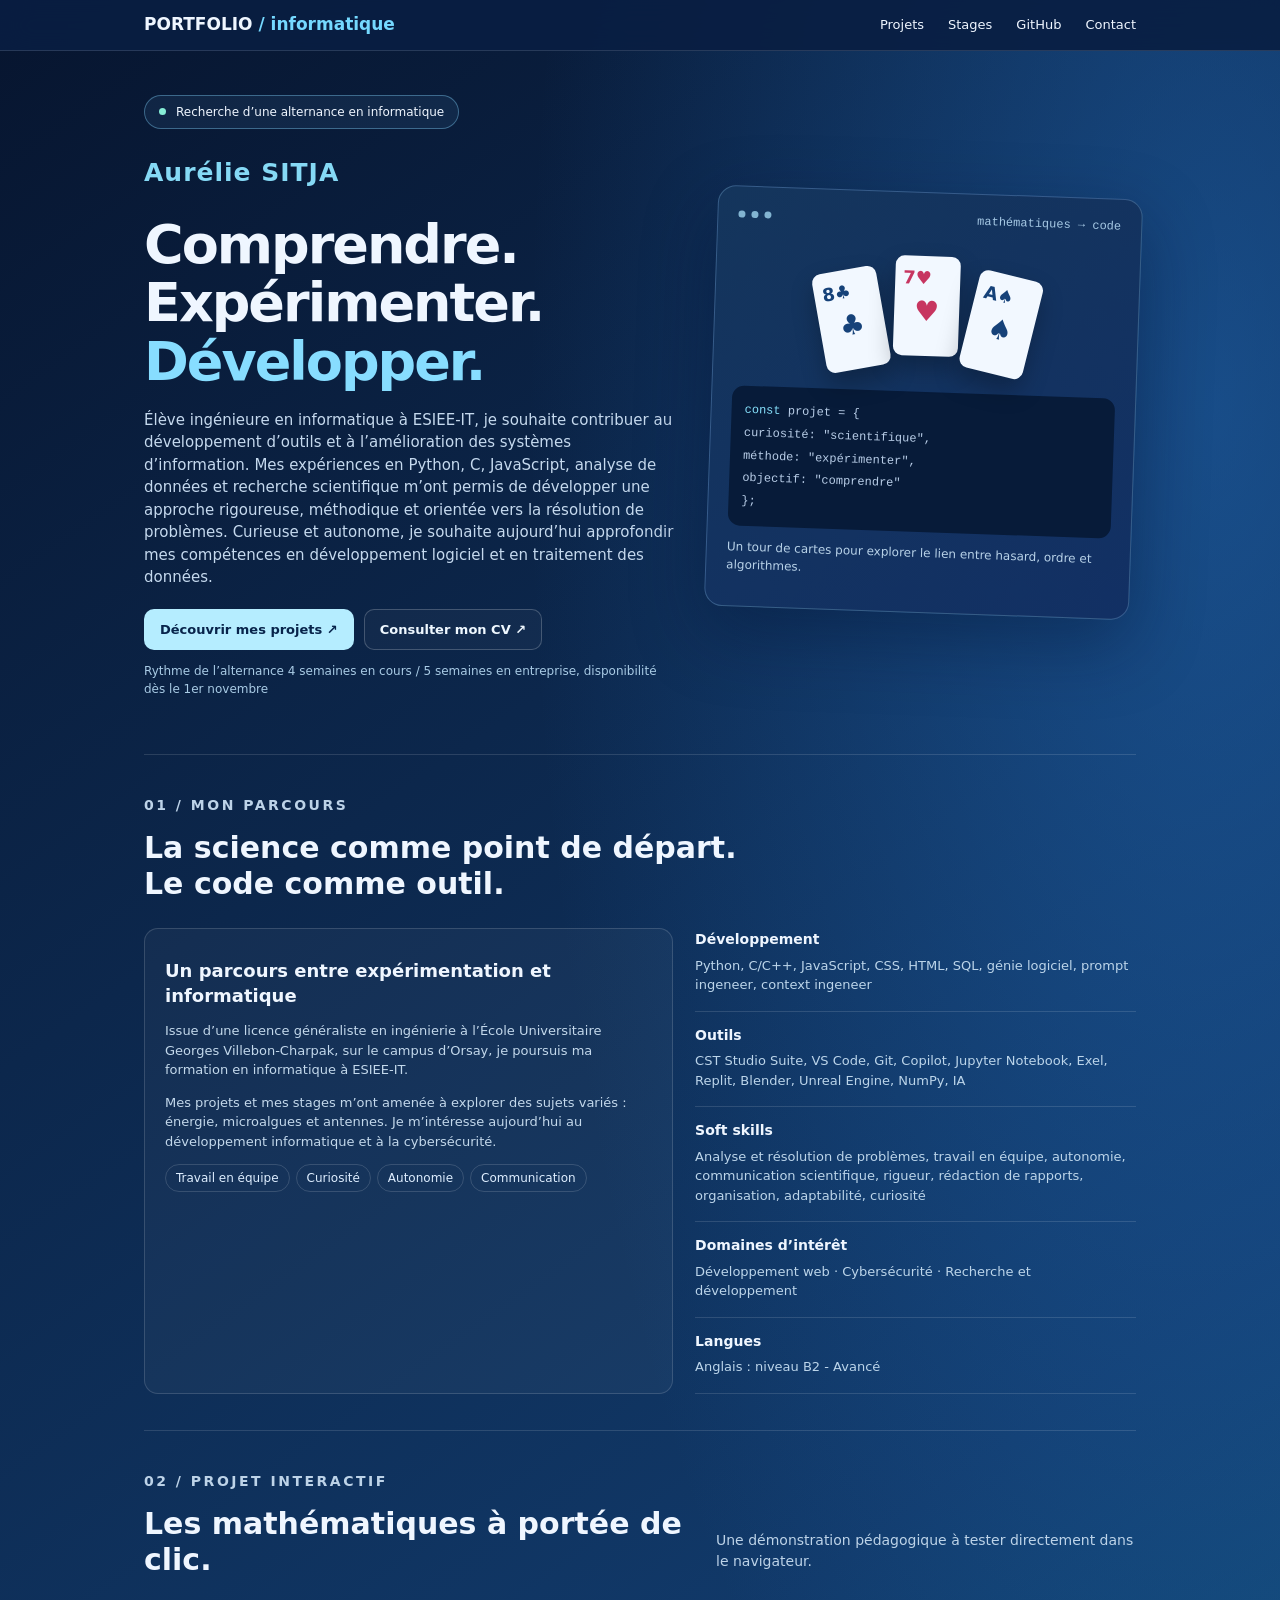
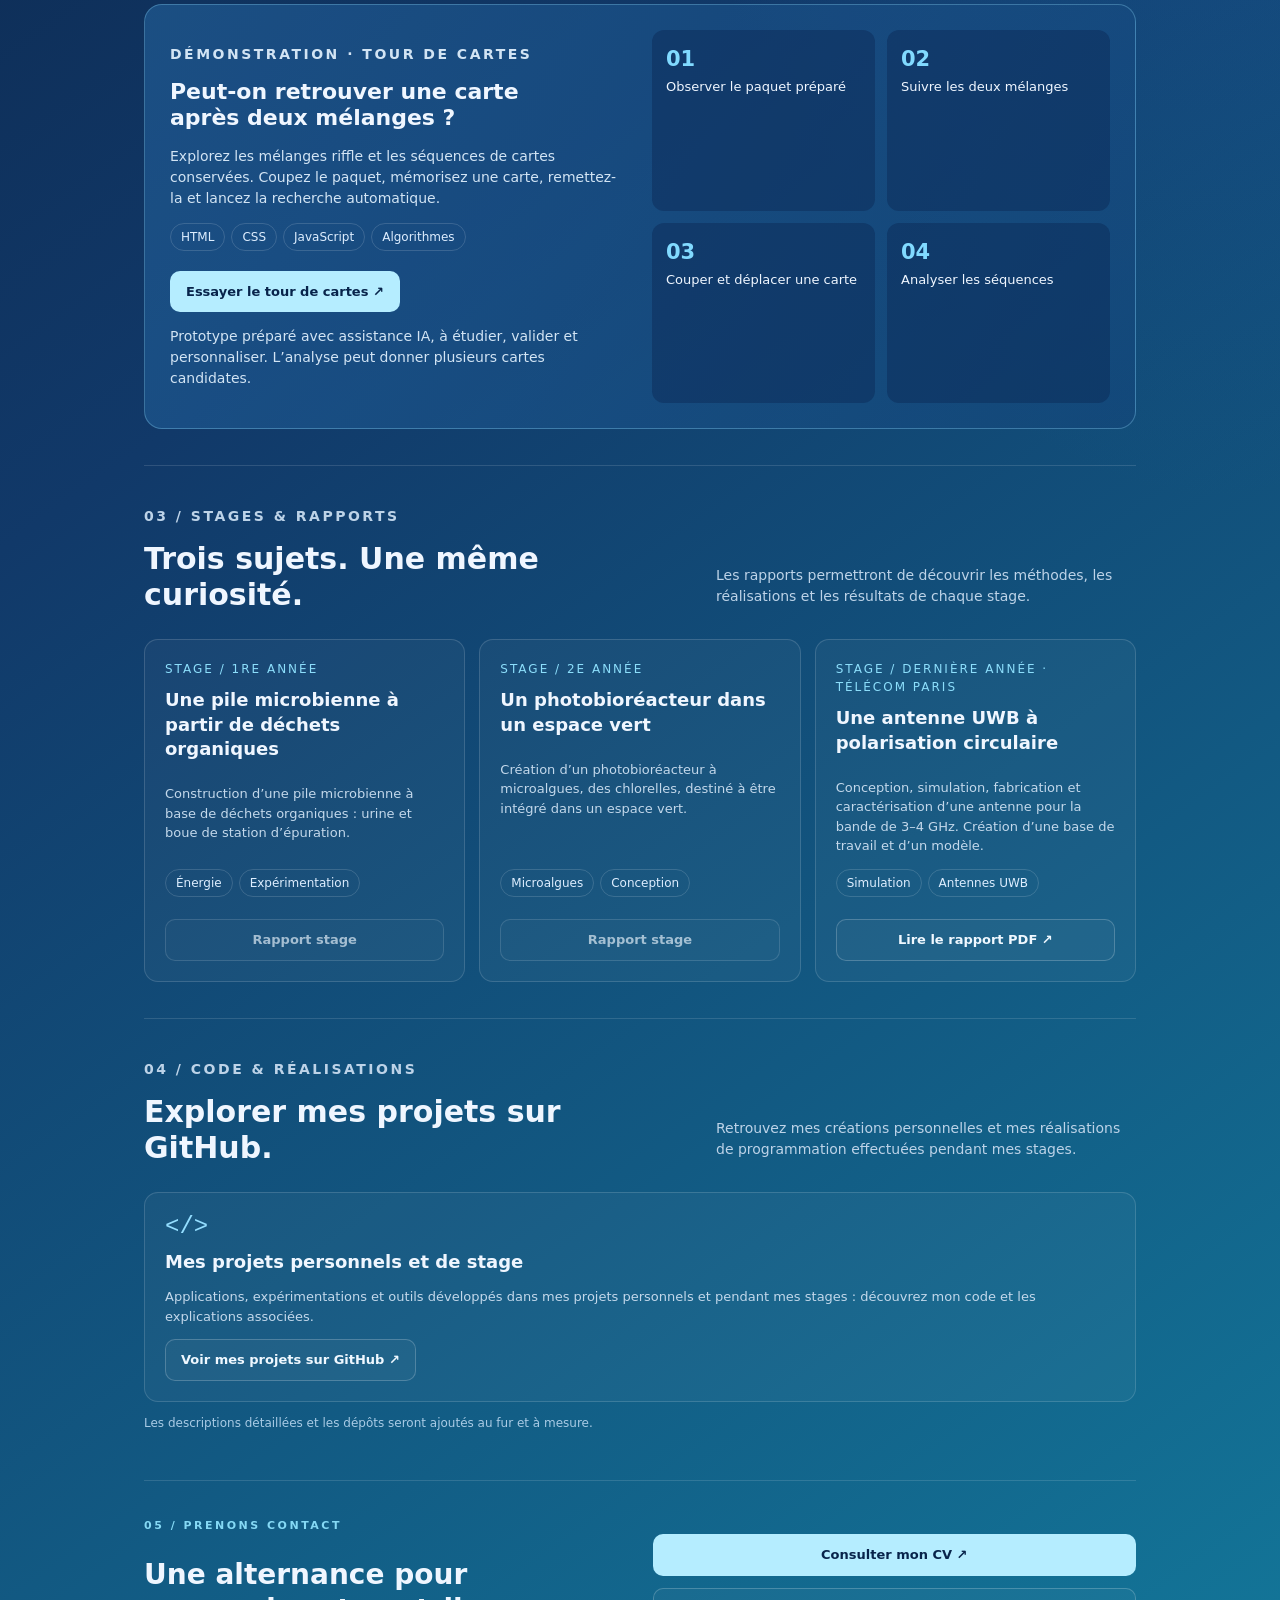
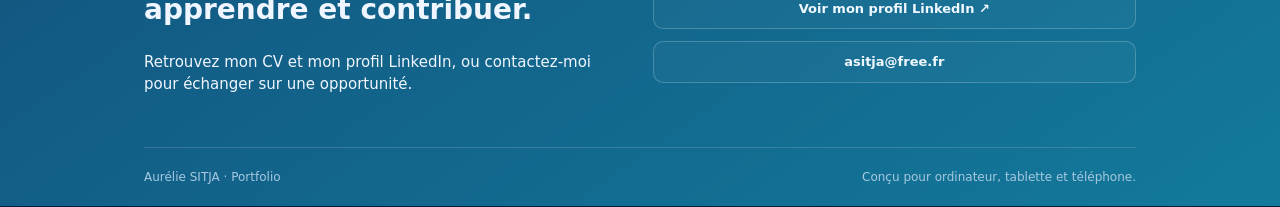
<file: index.html>
<!DOCTYPE html>
<html lang="fr">
 <head>
  <meta charset="utf-8"/>
  <meta content="width=device-width,initial-scale=1" name="viewport"/>
  <title>
   Portfolio · Informatique &amp; projets scientifiques
  </title>
  <link href="style.css" rel="stylesheet"/>
  <script defer="" src="script.js">
  </script>
 </head>
 <body>
  <nav>
   <div class="nav">
    <a class="brand" href="#accueil">
     PORTFOLIO
     <span>
      / informatique
     </span>
    </a>
    <div class="navlinks">
     <a href="#projets">
      Projets
     </a>
     <a href="#stages">
      Stages
     </a>
     <a href="#code">
      GitHub
     </a>
     <a href="#contact">
      Contact
     </a>
    </div>
   </div>
  </nav>
  <main>
   <!-- ACCUEIL ET PRÉSENTATION -->
   <section class="hero" id="accueil">
    <div>
     <span class="badge">
      <i class="dot">
      </i>
      Recherche d’une alternance en informatique
     </span>
     <p class="eyebrow" id="identity">
      Aurélie SITJA
     </p>
     <h1>
      Comprendre.
      <br/>
      Expérimenter.
      <br/>
      <span>
       Développer.
      </span>
     </h1>
     <p class="intro">
      Élève ingénieure en informatique à ESIEE-IT, je souhaite contribuer au développement d’outils et à l’amélioration des systèmes d’information. Mes expériences en Python, C, JavaScript, analyse de données et recherche scientifique m’ont permis de développer une approche rigoureuse, méthodique et orientée vers la résolution de problèmes.
Curieuse et autonome, je souhaite aujourd’hui approfondir mes compétences en développement logiciel et en traitement des données.
     </p>
     <div class="actions">
      <a class="btn" href="#projets">
       Découvrir mes projets ↗
      </a>
      <a class="btn secondary" data-link="cv">
       Mon CV
      </a>
     </div>
     <p class="small">
      Rythme de l’alternance 4 semaines en cours / 5 semaines en entreprise, disponibilité dès le 1er novembre
     </p>
    </div>
    <div aria-hidden="true" class="hero-art">
     <div class="window">
      <i>
      </i>
      <i>
      </i>
      <i>
      </i>
      <span>
       mathématiques → code
      </span>
     </div>
     <div class="artcards">
      <div class="playing">
       8♣
       <b>
        ♣
       </b>
      </div>
      <div class="playing">
       7♥
       <b>
        ♥
       </b>
      </div>
      <div class="playing">
       A♠
       <b>
        ♠
       </b>
      </div>
     </div>
     <div class="code">
      <em>
       const
      </em>
      projet = {
      <br/>
      curiosité: "scientifique",
      <br/>
      méthode: "expérimenter",
      <br/>
      objectif: "comprendre"
      <br/>
      };
     </div>
     <p class="art-caption">
      Un tour de cartes pour explorer le lien entre hasard, ordre et algorithmes.
     </p>
    </div>
   </section>
   <!-- PARCOURS ET COMPÉTENCES -->
   <section class="block" id="profil">
    <div class="section-head">
     <div>
      <p class="eyebrow">
       01 / Mon parcours
      </p>
      <h2>
       La science comme point de départ.
       <br/>
       Le code comme outil.
      </h2>
     </div>
    </div>
    <div class="about-grid">
     <div class="card">
      <h3>
       Un parcours entre expérimentation et informatique
      </h3>
      <p>
       Issue d’une licence généraliste en ingénierie à l’École Universitaire Georges Villebon-Charpak, sur le campus d’Orsay, je poursuis ma formation en informatique à ESIEE-IT.
      </p>
      <p>
       Mes projets et mes stages m’ont amenée à explorer des sujets variés : énergie, microalgues et antennes. Je m’intéresse aujourd’hui au développement informatique et à la cybersécurité.
      </p>
      <div class="tags">
       <span>
        Travail en équipe
       </span>
       <span>
        Curiosité
       </span>
       <span>
        Autonomie
       </span>
       <span>
        Communication
       </span>
      </div>
     </div>
     <div class="skills">
      <div class="skill">
       <strong>
        Développement
       </strong>
       <p>
        Python, C/C++, JavaScript, CSS, HTML, SQL, génie logiciel, prompt ingeneer, context ingeneer
       </p>
      </div>
      <div class="skill">
       <strong>
        Outils
       </strong>
       <p>
        CST Studio Suite, VS Code, Git, Copilot, Jupyter Notebook, Exel, Replit, Blender, Unreal Engine, NumPy, IA
       </p>
      </div>
      <div class="skill">
       <strong>
        Soft skills
       </strong>
       <p>
        Analyse et résolution de problèmes, travail en équipe, autonomie, communication scientifique, rigueur, rédaction de rapports, organisation, adaptabilité, curiosité
       </p>
      </div>
      <div class="skill">
       <strong>
        Domaines d’intérêt
       </strong>
       <p>
        Développement web · Cybersécurité · Recherche et développement
       </p>
      </div>
      <div class="skill">
       <strong>
        Langues
       </strong>
       <p>
        Anglais : niveau B2 - Avancé
       </p>
      </div>
     </div>
    </div>
   </section>
   <!-- PROJET INTERACTIF -->
   <section class="block" id="projets">
    <div class="section-head">
     <div>
      <p class="eyebrow">
       02 / Projet interactif
      </p>
      <h2>
       Les mathématiques à portée de clic.
      </h2>
     </div>
     <p>
      Une démonstration pédagogique à tester directement dans le navigateur.
     </p>
    </div>
    <div class="featured">
     <div>
      <p class="eyebrow">
       DÉMONSTRATION · TOUR DE CARTES
      </p>
      <h3>
       Peut-on retrouver une carte
       <br/>
       après deux mélanges ?
      </h3>
      <p>
       Explorez les mélanges riffle et les séquences de cartes conservées. Coupez le paquet, mémorisez une carte, remettez-la et lancez la recherche automatique.
      </p>
      <div class="tags">
       <span>
        HTML
       </span>
       <span>
        CSS
       </span>
       <span>
        JavaScript
       </span>
       <span>
        Algorithmes
       </span>
      </div>
      <div class="actions">
       <button class="btn" id="openTour">
        Essayer le tour de cartes ↗
       </button>
      </div>
      <p class="small">
       Prototype préparé avec assistance IA, à étudier, valider et personnaliser. L’analyse peut donner plusieurs cartes candidates.
      </p>
     </div>
     <div class="steps">
      <div class="step">
       <b>
        01
       </b>
       <span>
        Observer le paquet préparé
       </span>
      </div>
      <div class="step">
       <b>
        02
       </b>
       <span>
        Suivre les deux mélanges
       </span>
      </div>
      <div class="step">
       <b>
        03
       </b>
       <span>
        Couper et déplacer une carte
       </span>
      </div>
      <div class="step">
       <b>
        04
       </b>
       <span>
        Analyser les séquences
       </span>
      </div>
     </div>
    </div>
   </section>
   <!-- STAGES ET RAPPORTS -->
   <section class="block" id="stages">
    <div class="section-head">
     <div>
      <p class="eyebrow">
       03 / Stages &amp; rapports
      </p>
      <h2>
       Trois sujets. Une même curiosité.
      </h2>
     </div>
     <p>
      Les rapports permettront de découvrir les méthodes, les réalisations et les résultats de chaque stage.
     </p>
    </div>
    <div class="grid3">
     <article class="card report">
      <span class="num">
       STAGE / 1RE ANNÉE
      </span>
      <h3>
       Une pile microbienne à partir de déchets organiques
      </h3>
      <p>
       Construction d’une pile microbienne à base de déchets organiques : urine et boue de station d’épuration.
      </p>
      <div class="tags">
       <span>
        Énergie
       </span>
       <span>
        Expérimentation
       </span>
      </div>
      <br/>
      <a class="btn secondary" data-link="rapport1">
       Rapport stage
      </a>
     </article>
     <article class="card report">
      <span class="num">
       STAGE / 2E ANNÉE
      </span>
      <h3>
       Un photobioréacteur dans un espace vert
      </h3>
      <p>
       Création d’un photobioréacteur à microalgues, des chlorelles, destiné à être intégré dans un espace vert.
      </p>
      <div class="tags">
       <span>
        Microalgues
       </span>
       <span>
        Conception
       </span>
      </div>
      <br/>
      <a class="btn secondary" data-link="rapport2">
       Rapport stage
      </a>
     </article>
     <article class="card report">
      <span class="num">
       STAGE / DERNIÈRE ANNÉE · TÉLÉCOM PARIS
      </span>
      <h3>
       Une antenne UWB à polarisation circulaire
      </h3>
      <p>
       Conception, simulation, fabrication et caractérisation d’une antenne pour la bande de 3–4 GHz. Création d’une base de travail et d’un modèle.
      </p>
      <div class="tags">
       <span>
        Simulation
       </span>
       <span>
        Antennes UWB
       </span>
      </div>
      <br/>
      <a class="btn secondary" data-link="rapport3">
       Rapport Stage
      </a>
     </article>
    </div>
   </section>
   <!-- PROJETS GITHUB -->
   <section class="block" id="code">
    <div class="section-head">
     <div>
      <p class="eyebrow">
       04 / Code &amp; réalisations
      </p>
      <h2>
       Explorer mes projets sur GitHub.
      </h2>
     </div>
     <p>
      Retrouvez mes créations personnelles et mes réalisations de programmation effectuées pendant mes stages.
     </p>
    </div>
    <div class="linkcards">
     <article class="card">
      <div class="icon">
       &lt;/&gt;
      </div>
      <h3>
       Mes projets personnels et de stage
      </h3>
      <p>
       Applications, expérimentations et outils développés dans mes projets personnels et pendant mes stages : découvrez mon code et les explications associées.
      </p>
      <a class="btn secondary" data-link="githubPerso">
       Voir mes projets sur GitHub ↗
      </a>
     </article>
    </div>
    <p class="small">
     Les descriptions détaillées et les dépôts seront ajoutés au fur et à mesure.
    </p>
   </section>
   <!-- CONTACT -->
   <section class="block contact" id="contact">
    <div>
     <p class="eyebrow">
      05 / Prenons contact
     </p>
     <h2>
      Une alternance pour
      <br/>
      apprendre et contribuer.
     </h2>
     <p>
      Retrouvez mon CV et mon profil LinkedIn, ou contactez-moi pour échanger sur une opportunité.
     </p>
    </div>
    <div class="contact-links">
     <a class="btn" data-link="cv">
      Consulter mon CV
     </a>
     <a class="btn secondary" data-link="linkedin">
      Mon profil LinkedIn
     </a>
     <a class="btn secondary" data-link="email">
      Me contacter
     </a>
    </div>
   </section>
   <footer>
    <span id="footerName">
     Portfolio · Informatique &amp; projets scientifiques
    </span>
    <span>
     Conçu pour ordinateur, tablette et téléphone.
    </span>
   </footer>
  </main>
  <dialog aria-labelledby="tourTitle" id="tourDialog">
   <div class="dialogbar">
    <strong id="tourTitle">
     Le tour de cartes
    </strong>
    <button id="closeTour">
     Fermer ✕
    </button>
   </div>
   <iframe id="tourFrame" loading="lazy" src="tour-cartes/index.html" title="Démonstration interactive du tour de cartes">
   </iframe>
  </dialog>
 </body>
</html>
</file>
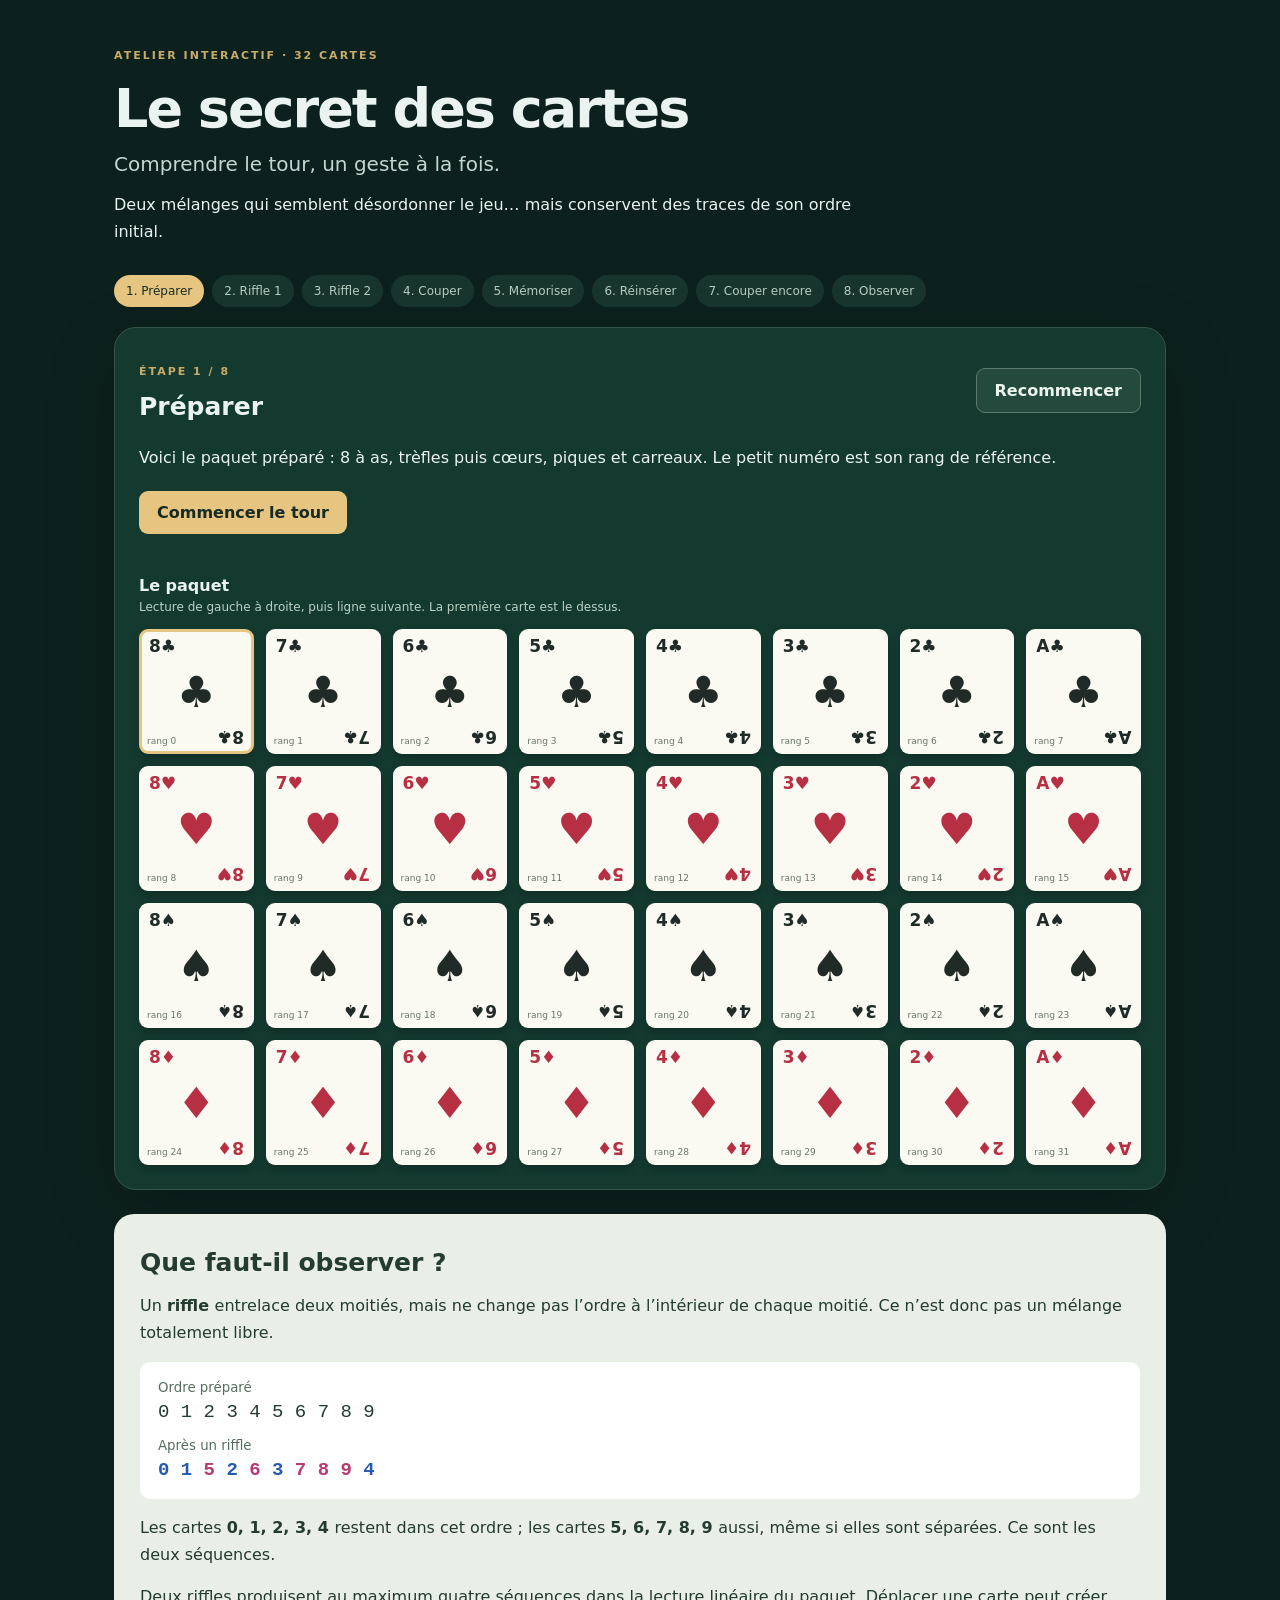
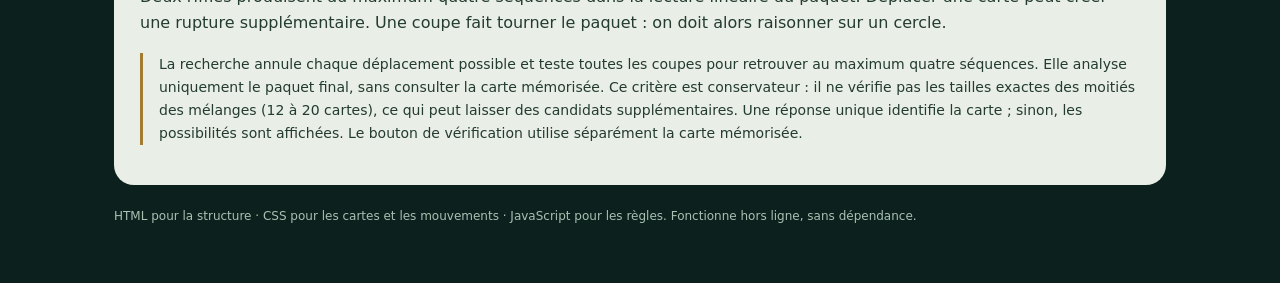
<file: tour-cartes/index.html>
<!DOCTYPE html>
<html lang="fr">
 <head>
  <meta charset="utf-8"/>
  <meta content="width=device-width, initial-scale=1" name="viewport"/>
  <title>
   Le tour de cartes
  </title>
  <link href="style.css" rel="stylesheet"/>
  <script defer="" src="script.js">
  </script>
 </head>
 <body>
  <!-- Interface du tour ; les styles et le comportement sont chargés séparément. -->
  <main>
   <header>
    <p class="eyebrow">
     ATELIER INTERACTIF · 32 CARTES
    </p>
    <h1>
     Le secret des cartes
     <span>
      Comprendre le tour, un geste à la fois.
     </span>
    </h1>
    <p>
     Deux mélanges qui semblent désordonner le jeu… mais conservent des traces de son ordre initial.
    </p>
   </header>
   <nav aria-label="Étapes du tour" id="steps">
   </nav>
   <section class="panel">
    <div class="heading">
     <div>
      <p class="eyebrow" id="stage">
      </p>
      <h2 id="title">
      </h2>
     </div>
     <button class="secondary" id="reset">
      Recommencer
     </button>
    </div>
    <p aria-live="polite" id="instruction">
    </p>
    <div id="controls">
    </div>
    <div hidden="" id="shuffle">
     <div class="halves">
      <div>
       <h3>
        Moitié A
       </h3>
       <div class="strip" id="left">
       </div>
      </div>
      <div>
       <h3>
        Moitié B
       </h3>
       <div class="strip" id="right">
       </div>
      </div>
     </div>
     <h3>
      Paquet reconstruit, carte par carte
     </h3>
     <div class="strip" id="merged">
     </div>
    </div>
    <div id="held">
    </div>
    <div class="table-label">
     <strong id="deckLabel">
      Le paquet
     </strong>
     <span>
      Lecture de gauche à droite, puis ligne suivante. La première carte est le dessus.
     </span>
    </div>
    <p aria-live="polite" class="status" id="statusTop" role="status">
    </p>
    <div class="deck" id="deck">
    </div>
    <p aria-hidden="true" class="status" id="status">
    </p>
   </section>
   <section class="explain">
    <h2>
     Que faut-il observer ?
    </h2>
    <p>
     Un
     <strong>
      riffle
     </strong>
     entrelace deux moitiés, mais ne change pas l’ordre à l’intérieur de chaque moitié. Ce n’est donc pas un mélange totalement libre.
    </p>
    <div class="example">
     <div>
      <small>
       Ordre préparé
      </small>
      <code>
       0 1 2 3 4 5 6 7 8 9
      </code>
     </div>
     <div>
      <small>
       Après un riffle
      </small>
      <code>
       <b>
        0 1
       </b>
       <em>
        5
       </em>
       <b>
        2
       </b>
       <em>
        6
       </em>
       <b>
        3
       </b>
       <em>
        7 8 9
       </em>
       <b>
        4
       </b>
      </code>
     </div>
    </div>
    <p>
     Les cartes
     <b>
      0, 1, 2, 3, 4
     </b>
     restent dans cet ordre ; les cartes
     <b>
      5, 6, 7, 8, 9
     </b>
     aussi, même si elles sont séparées. Ce sont les deux séquences.
    </p>
    <p>
     Deux riffles produisent au maximum quatre séquences dans la lecture linéaire du paquet. Déplacer une carte peut créer une rupture supplémentaire. Une coupe fait tourner le paquet : on doit alors raisonner sur un cercle.
    </p>
    <p class="note">
     La recherche annule chaque déplacement possible et teste toutes les coupes pour retrouver au maximum quatre séquences. Elle analyse uniquement le paquet final, sans consulter la carte mémorisée. Ce critère est conservateur : il ne vérifie pas les tailles exactes des moitiés des mélanges (12 à 20 cartes), ce qui peut laisser des candidats supplémentaires. Une réponse unique identifie la carte ; sinon, les possibilités sont affichées. Le bouton de vérification utilise séparément la carte mémorisée.
    </p>
   </section>
   <footer>
    HTML pour la structure · CSS pour les cartes et les mouvements · JavaScript pour les règles. Fonctionne hors ligne, sans dépendance.
   </footer>
  </main>
 </body>
</html>
</file>
<file: style.css>
/* Styles généraux : une règle par sélecteur. */

:root {
  font-family: Inter, system-ui, sans-serif;
  color: #eff6ff;
  background: #081c43;
  scroll-behavior: smooth;
}

* {
  box-sizing: border-box;
}

body {
  margin: 0;
  background: radial-gradient(ellipse at 95% 12%, #2574c777, transparent 40%), linear-gradient(145deg, #07152f, #113969 50%, #137a9c);
  line-height: 1.5;
  font-size: 15px;
  -webkit-user-select: none;
  user-select: none;
}

a {
  color: inherit;
  text-decoration: none;
}

button {
  font: inherit;
  cursor: pointer;
}

nav {
  position: sticky;
  top: 0;
  z-index: 3;
  background: #091e42e8;
  backdrop-filter: blur(15px);
  border-bottom: 1px solid #ffffff20;
}

.nav {
  max-width: 1040px;
  margin: auto;
  display: flex;
  justify-content: space-between;
  gap: 20px;
  align-items: center;
  padding: 12px 24px;
}

.brand {
  font-weight: 750;
  font-size: 17px;
}

.brand span {
  color: #75d9ff;
}

.navlinks {
  display: flex;
  gap: 24px;
  font-size: 13px;
}

.navlinks a:hover {
  color: #8adfff;
}

main {
  max-width: 1040px;
  margin: auto;
  padding: 0 24px;
}

section {
  scroll-margin-top: 85px;
}

.hero {
  display: grid;
  grid-template-columns: 1.25fr 1fr;
  gap: 36px;
  align-items: center;
  min-height: 510px;
  padding: 44px 0;
}

.eyebrow {
  color: #85d9f5;
  text-transform: uppercase;
  letter-spacing: 2.5px;
  font-size: 11px;
  font-weight: 750;
}

.badge {
  display: inline-flex;
  gap: 10px;
  align-items: center;
  font-size: 12px;
  border: 1px solid #86d7ff60;
  border-radius: 30px;
  padding: 7px 14px;
  background: #67b5ef16;
}

.dot {
  width: 7px;
  height: 7px;
  background: #86edd6;
  border-radius: 50%;
}

h1 {
  font-size: clamp(34px, 4.8vw, 54px);
  letter-spacing: -2px;
  line-height: 1.08;
  margin: 18px 0;
}

h1 span {
  color: #87ddff;
}

.intro {
  color: #c5d9ee;
  font-size: 15px;
  max-width: 590px;
}

.actions {
  display: flex;
  gap: 10px;
  flex-wrap: wrap;
  margin-top: 20px;
}

.btn {
  display: inline-flex;
  align-items: center;
  justify-content: center;
  padding: 10px 15px;
  border-radius: 10px;
  background: #b5edff;
  color: #08244b;
  font-weight: 700;
  border: 1px solid transparent;
  font-size: 13px;
}

.btn.secondary {
  background: #ffffff08;
  border-color: #ffffff35;
  color: #eff8ff;
}

.btn:hover {
  filter: brightness(1.12);
}

.disabled {
  opacity: .65;
  cursor: default;
}

.hero-art {
  position: relative;
  background: linear-gradient(145deg, #14355c, #123064);
  border: 1px solid #a0d8ff40;
  border-radius: 18px;
  padding: 20px;
  box-shadow: 0 25px 70px #00103060;
  transform: rotate(2deg);
}

.window {
  display: flex;
  gap: 6px;
  align-items: center;
  font: 12px monospace;
  color: #a6c9e5;
  margin-bottom: 25px;
}

.window i {
  height: 7px;
  width: 7px;
  background: #82b4d1;
  border-radius: 50%;
}

.window span {
  margin-left: auto;
}

.artcards {
  display: flex;
  justify-content: center;
  gap: 10px;
  padding: 20px 0;
}

.playing {
  background: #f2f8ff;
  width: 65px;
  height: 100px;
  border-radius: 9px;
  color: #164279;
  padding: 8px;
  font-size: 18px;
  font-weight: 700;
  box-shadow: 0 12px 25px #0004;
  transform: rotate(-12deg);
}

.playing:nth-child(2) {
  transform: translateY(-16px);
  color: #c73560;
}

.playing:nth-child(3) {
  transform: rotate(12deg);
}

.playing b {
  display: block;
  text-align: center;
  font-size: 28px;
}

.code {
  font: 13px/1.9 monospace;
  background: #071b39;
  padding: 13px;
  border-radius: 12px;
  color: #b8cde7;
  font-size: 12px;
}

.code em {
  color: #86e0fb;
  font-style: normal;
}

.art-caption {
  color: #b8d2e8;
  font-size: 12px;
}

.section-head {
  display: flex;
  justify-content: space-between;
  gap: 25px;
  align-items: end;
  margin-bottom: 18px;
}

.section-head h2 {
  font-size: clamp(24px, 3vw, 30px);
  line-height: 1.2;
  margin: 8px 0;
}

.section-head p {
  max-width: 420px;
  color: #bdd3e8;
  font-size: 14px;
}

.block {
  padding: 26px 0 36px;
  border-top: 1px solid #ffffff20;
}

.about-grid {
  display: grid;
  grid-template-columns: 1.2fr 1fr;
  gap: 22px;
}

.card {
  background: #ffffff09;
  border: 1px solid #ffffff25;
  border-radius: 14px;
  padding: 20px;
}

.card h3 {
  margin: 10px 0;
  font-size: 18px;
  line-height: 1.35;
}

.card p {
  color: #c3d8eb;
  font-size: 13px;
}

.tags {
  display: flex;
  gap: 6px;
  flex-wrap: wrap;
}

.tags span {
  border: 1px solid #ffffff25;
  border-radius: 25px;
  padding: 4px 10px;
  font-size: 12px;
  color: #deeeff;
}

.skills {
  display: grid;
  gap: 12px;
}

.skill {
  padding-bottom: 11px;
  border-bottom: 1px solid #ffffff20;
}

.skill strong {
  font-size: 14px;
}

.skill p {
  margin: 5px 0;
  color: #bcd5ea;
  font-size: 13px;
}

.featured {
  display: grid;
  grid-template-columns: 1fr 1fr;
  gap: 24px;
  background: linear-gradient(120deg, #23629c99, #14467a99);
  border: 1px solid #93dfff50;
  border-radius: 18px;
  padding: 25px;
}

.featured h3 {
  font-size: 22px;
  line-height: 1.2;
  margin: 12px 0;
}

.featured p {
  color: #d2e4f4;
  font-size: 14px;
}

.steps {
  display: grid;
  grid-template-columns: 1fr 1fr;
  gap: 12px;
}

.step {
  background: #061d4555;
  border-radius: 12px;
  padding: 14px;
}

.step b {
  display: block;
  color: #81daff;
  font-size: 21px;
}

.step span {
  font-size: 13px;
}

.grid3 {
  display: grid;
  grid-template-columns: repeat(3, 1fr);
  gap: 14px;
}

.num {
  font-size: 12px;
  letter-spacing: 2px;
  color: #8cdefb;
}

.report {
  display: flex;
  flex-direction: column;
}

.report .btn {
  margin-top: auto;
}

.report p {
  flex: 1;
}

.linkcards {
  display: grid;
  grid-template-columns: 1fr;
  gap: 18px;
}

.icon {
  font: 24px monospace;
  color: #94deff;
}

.contact {
  display: grid;
  grid-template-columns: 1fr 1fr;
  gap: 25px;
  align-items: center;
}

.contact-links {
  display: flex;
  flex-direction: column;
  gap: 12px;
}

.small {
  font-size: 12px;
  color: #a9cbe5;
}

footer {
  border-top: 1px solid #ffffff25;
  padding: 20px 0;
  display: flex;
  justify-content: space-between;
  gap: 15px;
  color: #a7c8e0;
  font-size: 12px;
}

dialog {
  width: min(1180px, 96vw);
  height: 94vh;
  padding: 0;
  border: 1px solid #6db9f2;
  border-radius: 16px;
  background: #0c211d;
  color: white;
}

dialog::backdrop {
  background: #00122edb;
}

.dialogbar {
  display: flex;
  align-items: center;
  justify-content: space-between;
  padding: 10px 16px;
  background: #102b50;
}

.dialogbar button {
  border: 1px solid #7db6dc;
  border-radius: 8px;
  background: #173d65;
  color: white;
  padding: 8px 14px;
}

iframe {
  width: 100%;
  height: calc(100% - 64px);
  border: 0;
}

a:focus-visible {
  outline: 3px solid #89e1ff;
  outline-offset: 5px;
}

button:focus-visible {
  outline: 3px solid #89e1ff;
  outline-offset: 5px;
}

.config-note {
  padding: 12px 16px;
  background: #09204777;
  border-radius: 10px;
  font-size: 12px;
  color: #c4dff2;
}

#identity {
  font-size: 25px;
  font-weight: 700;
  letter-spacing: 1px;
  text-transform: none;
  -webkit-user-select: text;
  user-select: text;
}

[data-link="email"] {
  -webkit-user-select: text;
  user-select: text;
}

input {
  -webkit-user-select: text;
  user-select: text;
}

textarea {
  -webkit-user-select: text;
  user-select: text;
}

.contact h2 {
  font-size: 28px;
  line-height: 1.25;
}

/* Adaptations aux écrans étroits. */
@media (max-width:780px) {
  .hero {
    grid-template-columns: 1fr;
    gap: 25px;
    padding: 30px 0;
    min-height: auto;
  }

  .about-grid {
    grid-template-columns: 1fr;
  }

  .featured {
    grid-template-columns: 1fr;
    padding: 20px;
  }

  .contact {
    grid-template-columns: 1fr;
  }

  .hero-art {
    transform: none;
    max-width: 380px;
    width: 100%;
  }

  .grid3 {
    grid-template-columns: 1fr;
  }

  .section-head {
    display: block;
  }

  .navlinks {
    gap: 12px;
    font-size: 11px;
  }

  .nav {
    padding: 12px 14px;
  }

  .brand {
    font-size: 13px;
  }

  main {
    padding: 0 18px;
  }

  footer {
    flex-direction: column;
  }

  .block {
    padding: 24px 0 30px;
  }

  #identity {
    font-size: 24px;
  }
}

/* Accessibilité : respecter la réduction des mouvements. */
@media (prefers-reduced-motion:reduce) {
  :root {
    scroll-behavior: auto;
  }
}

/* Téléphones étroits : navigation sur deux lignes. */
@media (max-width: 480px) {
  .nav {
    flex-wrap: wrap;
    gap: 10px;
  }

  .navlinks {
    width: 100%;
    justify-content: space-between;
  }
}
</file>
<file: tour-cartes/style.css>
/* Styles généraux : une règle par sélecteur. */

:root {
  font-family: system-ui, sans-serif;
  color: #eaf3f0;
  background: #0c211d;
  font-synthesis: none;
}

* {
  box-sizing: border-box;
}

body {
  margin: 0;
  -webkit-user-select: none;
  user-select: none;
}

main {
  max-width: 1100px;
  margin: auto;
  padding: 36px 24px;
}

header {
  max-width: 760px;
  margin-bottom: 30px;
}

.eyebrow {
  font-size: 11px;
  letter-spacing: 2px;
  color: #c9ac69;
  font-weight: 750;
}

h1 {
  font-size: clamp(32px, 5vw, 54px);
  letter-spacing: -2px;
  margin: 12px 0;
}

h1 span {
  display: block;
  font-size: 20px;
  font-weight: 400;
  letter-spacing: 0;
  margin-top: 12px;
  color: #c5d5cf;
}

p {
  line-height: 1.65;
}

nav {
  display: flex;
  gap: 8px;
  flex-wrap: wrap;
  margin: 20px 0;
}

nav span {
  padding: 9px 12px;
  border-radius: 20px;
  background: #18352d;
  color: #b4cbc0;
  font-size: 12px;
}

nav .active {
  background: #e5c57f;
  color: #172b23;
}

.panel {
  background: #143a30;
  border: 1px solid #36564a;
  border-radius: 22px;
  padding: 24px;
  box-shadow: 0 20px 70px #0003;
}

.heading {
  display: flex;
  justify-content: space-between;
  align-items: center;
  gap: 16px;
}

h2 {
  margin: 8px 0;
  font-size: 25px;
}

button {
  font: inherit;
  cursor: pointer;
  border: 0;
  border-radius: 9px;
  padding: 12px 18px;
  background: #e5c57f;
  color: #172b23;
  font-weight: 650;
}

button:disabled {
  opacity: .45;
  cursor: default;
}

.secondary {
  background: #244a3e;
  color: #edf4ee;
  border: 1px solid #5c7b6c;
}

button:focus-visible {
  outline: 3px solid #93d7ff;
  outline-offset: 4px;
}

input:focus-visible {
  outline: 3px solid #93d7ff;
  outline-offset: 4px;
}

#controls {
  display: flex;
  gap: 12px;
  align-items: center;
  flex-wrap: wrap;
  margin: 20px 0;
}

input[type=range] {
  width: min(300px, 65vw);
  accent-color: #e5c57f;
}

.table-label {
  display: flex;
  flex-direction: column;
  gap: 5px;
  margin: 22px 0 15px;
}

.table-label span {
  font-size: 12px;
  color: #bcd1c6;
}

.deck {
  display: grid;
  grid-template-columns: repeat(8, minmax(0, 1fr));
  gap: 12px;
}

.card {
  height: 125px;
  min-width: 0;
  background: #faf9f2;
  color: #202b28;
  border-radius: 9px;
  position: relative;
  box-shadow: 0 5px 8px #0003;
  border: 3px solid transparent;
  transition: transform .35s, opacity .35s;
  user-select: none;
}

.card.red {
  color: #b62f42;
}

.corner {
  position: absolute;
  top: 6px;
  left: 7px;
  font-size: 17px;
  font-weight: 700;
  line-height: 1;
}

.corner.bottom {
  top: auto;
  left: auto;
  right: 7px;
  bottom: 6px;
  transform: rotate(180deg);
}

.suit {
  position: absolute;
  inset: 0;
  display: grid;
  place-items: center;
  font-size: 43px;
}

.rank {
  position: absolute;
  bottom: 5px;
  left: 5px;
  font-size: 9px;
  color: #68756a;
}

.card.top {
  border-color: #e5c57f;
}

.card.marked {
  border-color: #35bcec;
  transform: translateY(-6px);
}

.strip {
  display: flex;
  gap: 5px;
  flex-wrap: wrap;
  min-height: 48px;
}

.mini {
  background: #faf9f2;
  color: #203129;
  padding: 9px 7px;
  border-radius: 5px;
  font-weight: 700;
  font-size: 13px;
}

.mini.red {
  color: #b62f42;
}

.mini.enter {
  animation: arrive .35s ease-out;
}

.halves {
  display: grid;
  grid-template-columns: 1fr 1fr;
  gap: 25px;
}

h3 {
  font-size: 14px;
  color: #cfdfd6;
}

#shuffle {
  padding: 8px 0 20px;
  border-bottom: 1px solid #4a685b;
}

.slot {
  height: 40px;
  padding: 8px;
  border: 1px dashed #cbb577;
  background: #284f40;
  color: #ffe5ac;
  font-size: 12px;
  width: 100%;
}

.insert-cell {
  display: flex;
  flex-direction: column;
  gap: 8px;
}

.status {
  color: #ffe2a3;
  min-height: 24px;
  font-size: 18px;
  line-height: 1.55;
  font-weight: 600;
  margin: 16px 0;
}

.explain {
  background: #e9eee6;
  color: #233b30;
  padding: 26px;
  border-radius: 20px;
  margin-top: 24px;
}

.example {
  display: grid;
  gap: 15px;
  background: #fff;
  padding: 18px;
  border-radius: 10px;
}

.example small {
  display: block;
  color: #566d5d;
  margin-bottom: 6px;
}

code {
  font-size: clamp(12px, 2.4vw, 19px);
}

code b {
  color: #235bae;
}

code em {
  color: #b63b74;
  font-weight: 700;
  font-style: normal;
}

.note {
  border-left: 3px solid #a17c31;
  padding-left: 16px;
  font-size: 14px;
}

footer {
  font-size: 12px;
  color: #a9c1b3;
  margin: 24px 0;
}

#held {
  display: flex;
  align-items: center;
  gap: 18px;
}

#held .card {
  width: 85px;
  flex-shrink: 0;
}

label {
  display: flex;
  gap: 8px;
  align-items: center;
}

.sequence {
  border-top-width: 8px;
}

.status:empty {
  display: none;
}

/* Adaptations aux écrans étroits. */
@media (max-width:650px) {
  main {
    padding: 24px 12px;
  }

  .panel {
    padding: 16px;
  }

  .deck {
    grid-template-columns: repeat(4, minmax(0, 1fr));
    gap: 9px;
  }

  .card {
    height: 105px;
  }

  .halves {
    gap: 12px;
  }

  .heading {
    align-items: flex-start;
  }

  .heading button {
    font-size: 12px;
    padding: 10px;
  }

  h2 {
    font-size: 21px;
  }

  .status {
    font-size: 16px;
  }
}

/* Accessibilité : respecter la réduction des mouvements. */
@media (prefers-reduced-motion:reduce) {
  * {
    animation: none !important;
    transition: none !important;
  }
}

@keyframes arrive {
  from {
    transform: translateY(-25px);
    opacity: 0
  }

  to {
    transform: none;
    opacity: 1
  }
}
</file>
